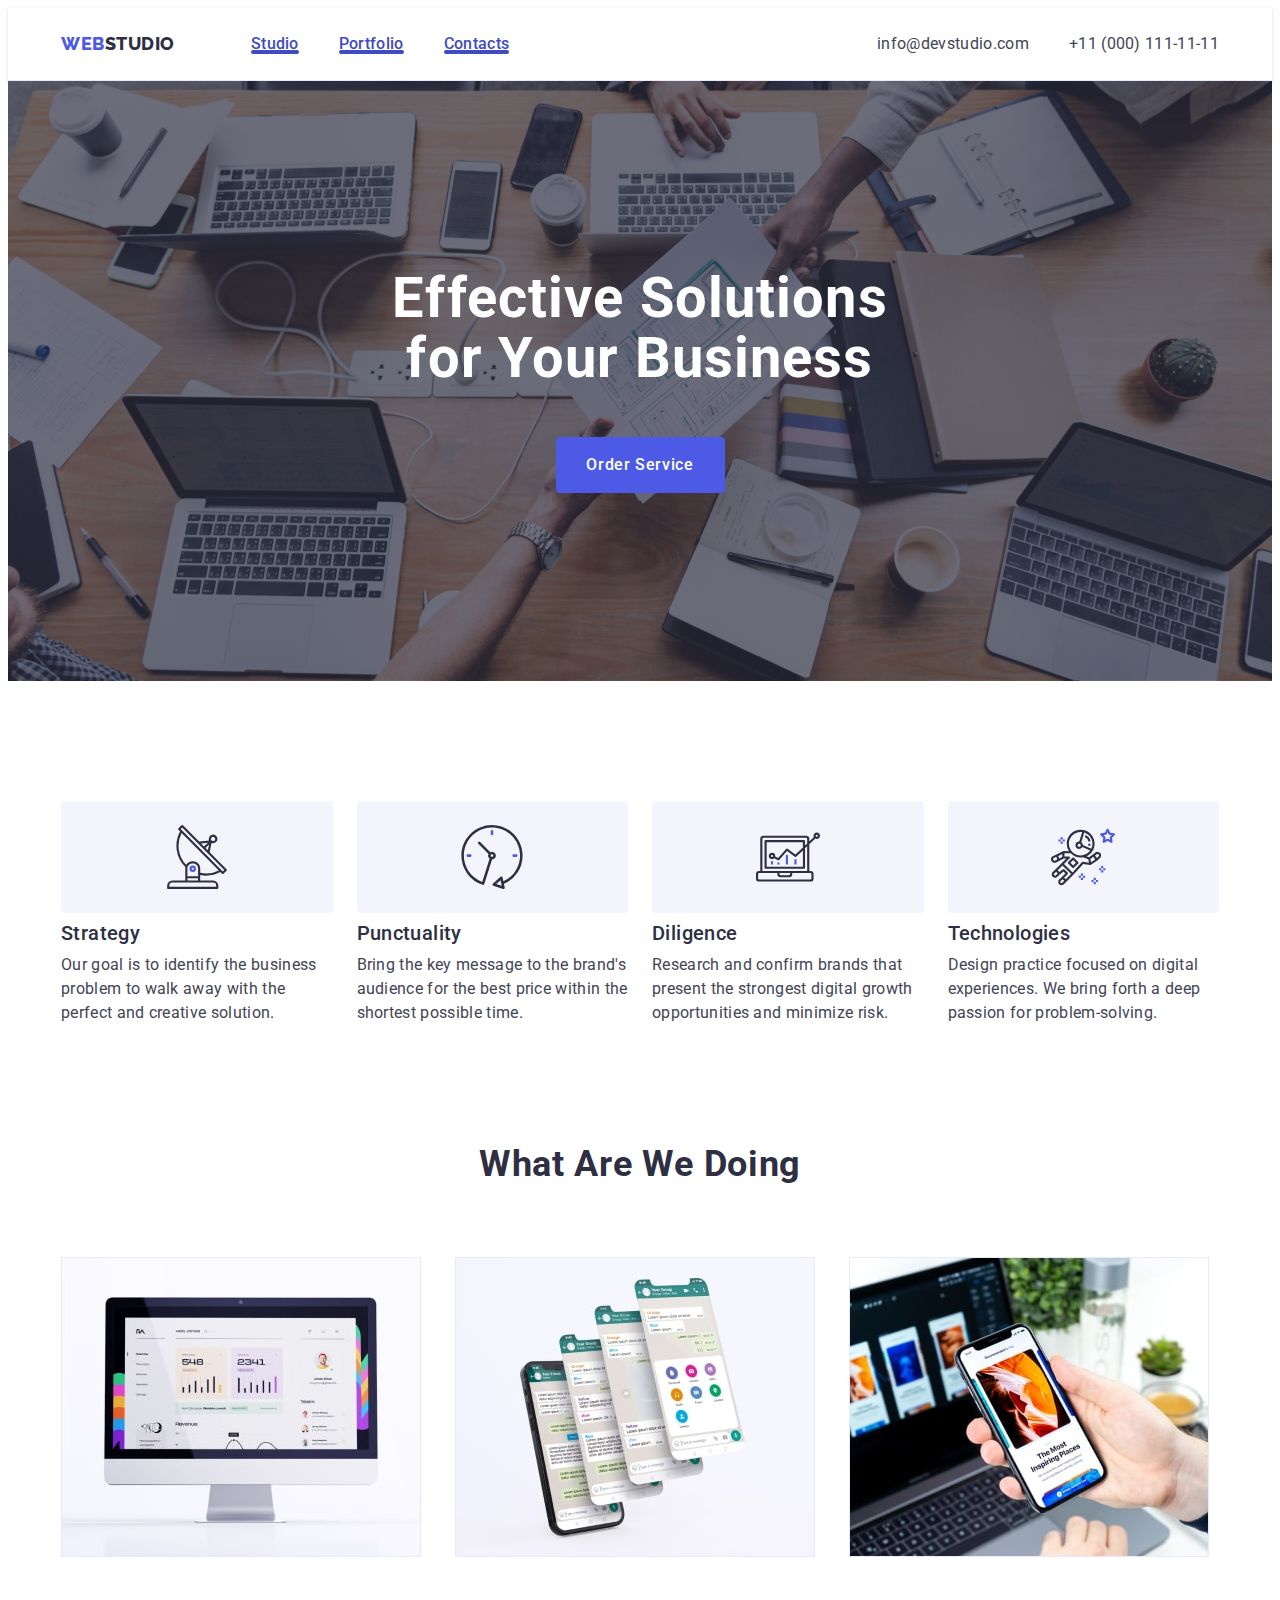
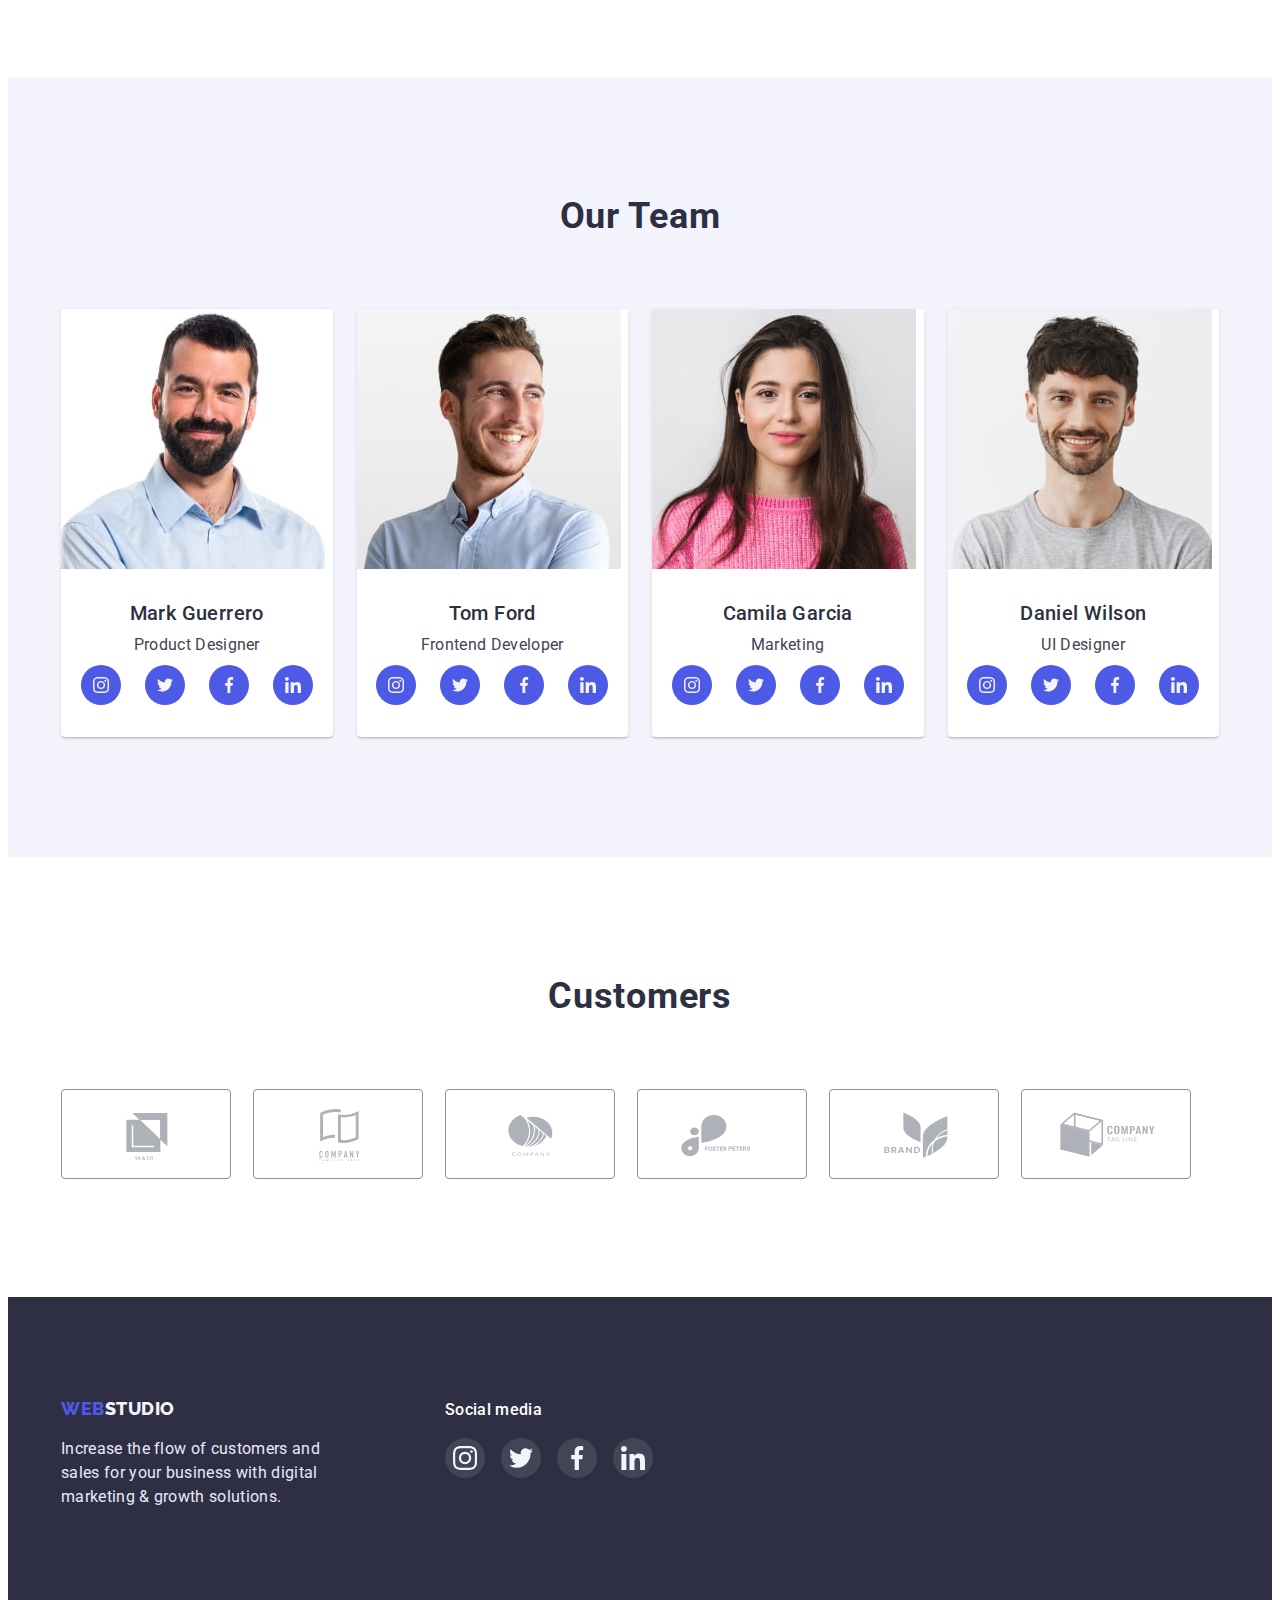
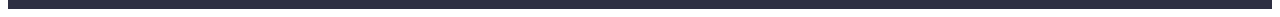
<file: index.html>
<!DOCTYPE html>
<html lang="en">
<head>
    <meta charset="UTF-8"/>
    <meta http-equiv="X-UA-Compatible" content="IE=edge"/>
    <meta name="viewport" content="width=device-width, initial-scale=1.0"/>
    <link href="https://fonts.googleapis.com" rel="preconnect"/>
    <link href="https://fonts.gstatic.com" rel="preconnect" crossorigin/>
    <link
            href="https://fonts.googleapis.com/css2?family=Raleway:wght@800&family=Roboto:wght@400;500;700&display=swap"
            rel="stylesheet"
    />
    <title>WebStudio</title>
    <link
            href="https://cdnjs.cloudflare.com/ajax/libs/modern-normalize/1.1.0/modern-normalize.min.css"
            rel="stylesheet"
            integrity="sha512-wpPYUAdjBVSE4KJnH1VR1HeZfpl1ub8YT/NKx4PuQ5NmX2tKuGu6U/JRp5y+Y8XG2tV+wKQpNHVUX03MfMFn9Q=="
            crossorigin="anonymous"
            referrerpolicy="no-referrer"
    />
    <link href="./css/styles.css" rel="stylesheet"/>
</head>
<body>
<header class="header">
    <div class="container header-container">
        <nav class="header-navigation">
            <a class="logo link header-logo" href
            >Web<span class="logo-dark">Studio</span>
            </a>
            <ul class="header-menu-list list">
                <li class="header-item">
                    <a class="header-menu-link link" href="./index.html"
                    >Studio</a
                    >
                </li>
                <li class="header-menu-item">
                    <a class="header-menu-link link" href="./portfolio.html"
                    >Portfolio</a
                    >
                </li>
                <li class="header-menu-item">
                    <a class="header-menu-link link" href>Contacts</a>
                </li>
            </ul>
        </nav>
        <address class="header-contacts">
            <ul class="header-contacts-list list">
                <li class="header-contacts-item">
                    <a class="header-contacts-link link" href>info@devstudio.com</a>
                </li>
                <li class="header-contacts-item">
                    <a class="header-contacts-link link" href>+11 (000) 111-11-11</a>
                </li>
            </ul>
        </address>
    </div>
</header>
<main>
    <section class="hero">
        <div class="container">
            <h1 class="hero-title">Effective Solutions for Your Business</h1>
            <button class="hero-btn" data-modal-open type="button">
                Order Service
            </button>
        </div>
    </section>
    <section class="features section">
        <div class="container">
            <h2 class="visually-hidden">Features</h2>
            <ul class="features-list list">
                <li class="features-item">
                    <div class="features-icon-wrap">
                        <svg class="features-icon" width="64" height="64">
                            <use href="./images/icons.svg#icon-antenna"></use>
                        </svg>
                    </div>
                    <h3 class="features-subtitle section-subtitle">Strategy</h3>
                    <p class="features-item-text section-text">
                        Our goal is to identify the business problem to walk away with
                        the perfect and creative solution.
                    </p>
                </li>
                <li class="features-item">
                    <div class="features-icon-wrap">
                        <svg class="features-icon" width="64" height="64">
                            <use href="./images/icons.svg#icon-clock"></use>
                        </svg>
                    </div>
                    <h3 class="features-subtitle section-subtitle">Punctuality</h3>
                    <p class="features-item-text section-text">
                        Bring the key message to the brand's audience for the best price
                        within the shortest possible time.
                    </p>
                </li>
                <li class="features-item">
                    <div class="features-icon-wrap">
                        <svg class="features-icon" width="64" height="64">
                            <use href="./images/icons.svg#icon-diagram"></use>
                        </svg>
                    </div>
                    <h3 class="features-subtitle section-subtitle">Diligence</h3>
                    <p class="features-item-text section-text">
                        Research and confirm brands that present the strongest digital
                        growth opportunities and minimize risk.
                    </p>
                </li>
                <li class="features-item">
                    <div class="features-icon-wrap">
                        <svg class="features-icon" width="64" height="64">
                            <use href="./images/icons.svg#icon-astronaut"></use>
                        </svg>
                    </div>
                    <h3 class="features-subtitle section-subtitle">Technologies</h3>
                    <p class="features-item-text section-text">
                        Design practice focused on digital experiences. We bring forth a
                        deep passion for problem-solving.
                    </p>
                </li>
            </ul>
        </div>
    </section>
    <section class="doing section">
        <div class="container">
            <h2 class="doing-title section-title">What are we doing</h2>
            <ul class="doing-list list">
                <li class="doing-item">
                    <img
                            src="./images/doing-img-1.jpeg"
                            alt="doing picture"
                            width="360"
                            height="300"
                    />
                </li>
                <li class="doing-item">
                    <img
                            src="./images/doing-img-2.jpeg"
                            alt="doing picture"
                            width="360"
                            height="300"
                    />
                </li>
                <li class="doing-item">
                    <img
                            src="./images/doing-img-3.jpeg"
                            alt="doing picture"
                            width="360"
                            height="300"
                    />
                </li>
            </ul>
        </div>
    </section>
    <section class="team section">
        <div class="container">
            <h2 class="team-title section-title">Our Team</h2>
            <ul class="team-list list">
                <li class="team-item">
                    <img
                            src="./images/team-img-1.jpeg"
                            alt="teammate photo"
                            width="264"
                            height="260"
                    />
                    <div class="team-item-wrap">
                        <h3 class="team-subtitle section-subtitle">Mark Guerrero</h3>
                        <p class="team-item-text section-text">Product Designer</p>
                        <ul class="team-social-list list">
                            <li class="team-social-item">
                                <a class="team-social-link link" href>
                                    <svg class="team-social-icon" width="16" height="16">
                                        <use href="./images/icons.svg#icon-instagram"></use>
                                    </svg>
                                </a>
                            </li>
                            <li class="team-social-item">
                                <a class="team-social-link link" href>
                                    <svg class="team-social-icon" width="16" height="16">
                                        <use href="./images/icons.svg#icon-twitter"></use>
                                    </svg>
                                </a>
                            </li>
                            <li class="team-social-item">
                                <a class="team-social-link link" href>
                                    <svg class="team-social-icon" width="16" height="16">
                                        <use href="./images/icons.svg#icon-facebook"></use>
                                    </svg>
                                </a>
                            </li>
                            <li class="team-social-item">
                                <a class="team-social-link link" href>
                                    <svg class="team-social-icon" width="16" height="16">
                                        <use href="./images/icons.svg#icon-linkedin"></use>
                                    </svg>
                                </a>
                            </li>
                        </ul>
                    </div>
                </li>
                <li class="team-item">
                    <img
                            src="./images/team-img-2.jpeg"
                            alt="teammate photo"
                            width="264"
                            height="260"
                    />
                    <div class="team-item-wrap">
                        <h3 class="team-subtitle section-subtitle">Tom Ford</h3>
                        <p class="team-item-text section-text">Frontend Developer</p>
                        <ul class="team-social-list list">
                            <li class="team-social-item">
                                <a class="team-social-link link" href>
                                    <svg class="team-social-icon" width="16" height="16">
                                        <use href="./images/icons.svg#icon-instagram"></use>
                                    </svg>
                                </a>
                            </li>
                            <li class="team-social-item">
                                <a class="team-social-link link" href>
                                    <svg class="team-social-icon" width="16" height="16">
                                        <use href="./images/icons.svg#icon-twitter"></use>
                                    </svg>
                                </a>
                            </li>
                            <li class="team-social-item">
                                <a class="team-social-link link" href>
                                    <svg class="team-social-icon" width="16" height="16">
                                        <use href="./images/icons.svg#icon-facebook"></use>
                                    </svg>
                                </a>
                            </li>
                            <li class="team-social-item">
                                <a class="team-social-link link" href>
                                    <svg class="team-social-icon" width="16" height="16">
                                        <use href="./images/icons.svg#icon-linkedin"></use>
                                    </svg>
                                </a>
                            </li>
                        </ul>
                    </div>
                </li>
                <li class="team-item">
                    <img
                            src="./images/team-img-3.jpeg"
                            alt="teammate photo"
                            width="264"
                            height="260"
                    />
                    <div class="team-item-wrap">
                        <h3 class="team-subtitle section-subtitle">Camila Garcia</h3>
                        <p class="team-item-text section-text">Marketing</p>
                        <ul class="team-social-list list">
                            <li class="team-social-item">
                                <a class="team-social-link link" href>
                                    <svg class="team-social-icon" width="16" height="16">
                                        <use href="./images/icons.svg#icon-instagram"></use>
                                    </svg>
                                </a>
                            </li>
                            <li class="team-social-item">
                                <a class="team-social-link link" href>
                                    <svg class="team-social-icon" width="16" height="16">
                                        <use href="./images/icons.svg#icon-twitter"></use>
                                    </svg>
                                </a>
                            </li>
                            <li class="team-social-item">
                                <a class="team-social-link link" href>
                                    <svg class="team-social-icon" width="16" height="16">
                                        <use href="./images/icons.svg#icon-facebook"></use>
                                    </svg>
                                </a>
                            </li>
                            <li class="team-social-item">
                                <a class="team-social-link link" href>
                                    <svg class="team-social-icon" width="16" height="16">
                                        <use href="./images/icons.svg#icon-linkedin"></use>
                                    </svg>
                                </a>
                            </li>
                        </ul>
                    </div>
                </li>
                <li class="team-item">
                    <img
                            src="./images/team-img-4.jpeg"
                            alt="teammate photo"
                            width="264"
                            height="260"
                    />
                    <div class="team-item-wrap">
                        <h3 class="team-subtitle section-subtitle">Daniel Wilson</h3>
                        <p class="team-item-text section-text">UI Designer</p>
                        <ul class="team-social-list list">
                            <li class="team-social-item">
                                <a class="team-social-link link" href>
                                    <svg class="team-social-icon" width="16" height="16">
                                        <use href="./images/icons.svg#icon-instagram"></use>
                                    </svg>
                                </a>
                            </li>
                            <li class="team-social-item">
                                <a class="team-social-link link" href>
                                    <svg class="team-social-icon" width="16" height="16">
                                        <use href="./images/icons.svg#icon-twitter"></use>
                                    </svg>
                                </a>
                            </li>
                            <li class="team-social-item">
                                <a class="team-social-link link" href>
                                    <svg class="team-social-icon" width="16" height="16">
                                        <use href="./images/icons.svg#icon-facebook"></use>
                                    </svg>
                                </a>
                            </li>
                            <li class="team-social-item">
                                <a class="team-social-link link" href>
                                    <svg class="team-social-icon" width="16" height="16">
                                        <use href="./images/icons.svg#icon-linkedin"></use>
                                    </svg>
                                </a>
                            </li>
                        </ul>
                    </div>
                </li>
            </ul>
        </div>
    </section>
    <section class="customers section">
        <div class="container">
            <h2 class="customers-title section-title">Customers</h2>
            <ul class="customers-list list">
                <li class="customers-item">
                    <a class="customers-link link" href>
                        <svg class="customers-icon" width="104" height="56">
                            <use href="./images/icons.svg#icon-logo-1"></use>
                        </svg>
                    </a>
                </li>
                <li class="customers-item">
                    <a class="customers-link link" href>
                        <svg class="customers-icon" width="104" height="56">
                            <use href="./images/icons.svg#icon-logo-2"></use>
                        </svg>
                    </a>
                </li>
                <li class="customers-item">
                    <a class="customers-link link" href>
                        <svg class="customers-icon" width="104" height="56">
                            <use href="./images/icons.svg#icon-logo-3"></use>
                        </svg>
                    </a>
                </li>
                <li class="customers-item">
                    <a class="customers-link link" href>
                        <svg class="customers-icon" width="104" height="56">
                            <use href="./images/icons.svg#icon-logo-4"></use>
                        </svg>
                    </a>
                </li>
                <li class="customers-item">
                    <a class="customers-link link" href>
                        <svg class="customers-icon" width="104" height="56">
                            <use href="./images/icons.svg#icon-logo-5"></use>
                        </svg>
                    </a>
                </li>
                <li class="customers-item">
                    <a class="customers-link link" href>
                        <svg class="customers-icon" width="104" height="56">
                            <use href="./images/icons.svg#icon-logo-6"></use>
                        </svg>
                    </a>
                </li>
            </ul>
        </div>
    </section>
</main>
<footer class="footer">
    <div class="container footer-container">
        <div class="footer-contacts">
            <a class="logo footer-logo link" href
            >Web<span class="logo-light">Studio</span>
            </a>
            <p class="footer-text">
                Increase the flow of customers and sales for your business with
                digital marketing & growth solutions.
            </p>
        </div>
        <div class="footer-soc">
            <p class="footer-soc-title">Social media</p>
            <ul class="footer-social-list list">
                <li class="footer-social-item">
                    <a class="footer-social-link link" href>
                        <svg class="footer-social-icon" width="24" height="24">
                            <use href="./images/icons.svg#icon-instagram"></use>
                        </svg>
                    </a>
                </li>
                <li class="footer-social-item">
                    <a class="footer-social-link link" href>
                        <svg class="footer-social-icon" width="24" height="24">
                            <use href="./images/icons.svg#icon-twitter"></use>
                        </svg>
                    </a>
                </li>
                <li class="footer-social-item">
                    <a class="footer-social-link link" href>
                        <svg class="footer-social-icon" width="24" height="24">
                            <use href="./images/icons.svg#icon-facebook"></use>
                        </svg>
                    </a>
                </li>
                <li class="footer-social-item">
                    <a class="footer-social-link link" href>
                        <svg class="footer-social-icon" width="24" height="24">
                            <use href="./images/icons.svg#icon-linkedin"></use>
                        </svg>
                    </a>
                </li>
            </ul>
        </div>
    </div>
</footer>
<div class="backdrop is-hidden" data-modal>
    <div class="modal">
        <button class="modal-close-btn" data-modal-close type="button">
            <svg class="modal-close-icon" width="8" height="8">
                <use href="./images/icons.svg#icon-close-black"></use>
            </svg>
        </button>
    </div>
</div>
<script src="./js/modal.js"></script>
</body>
</html>
</file>
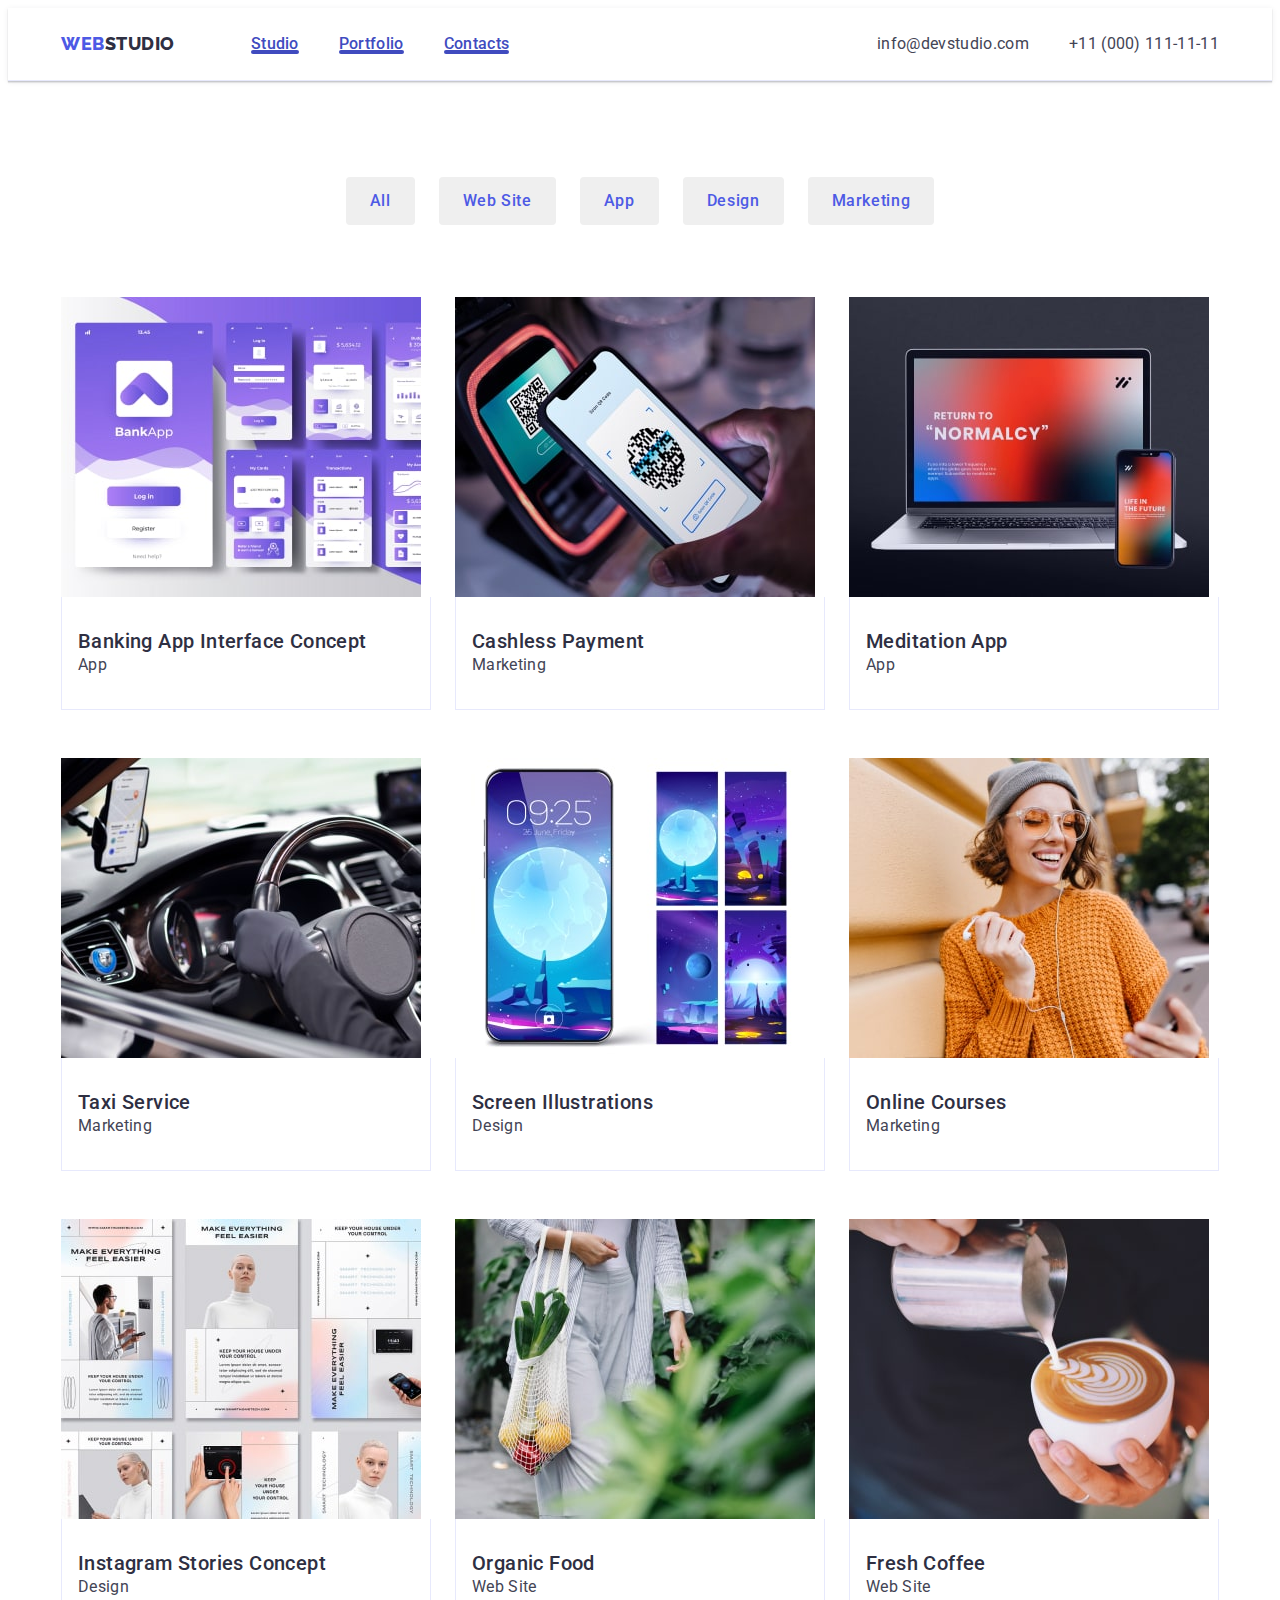
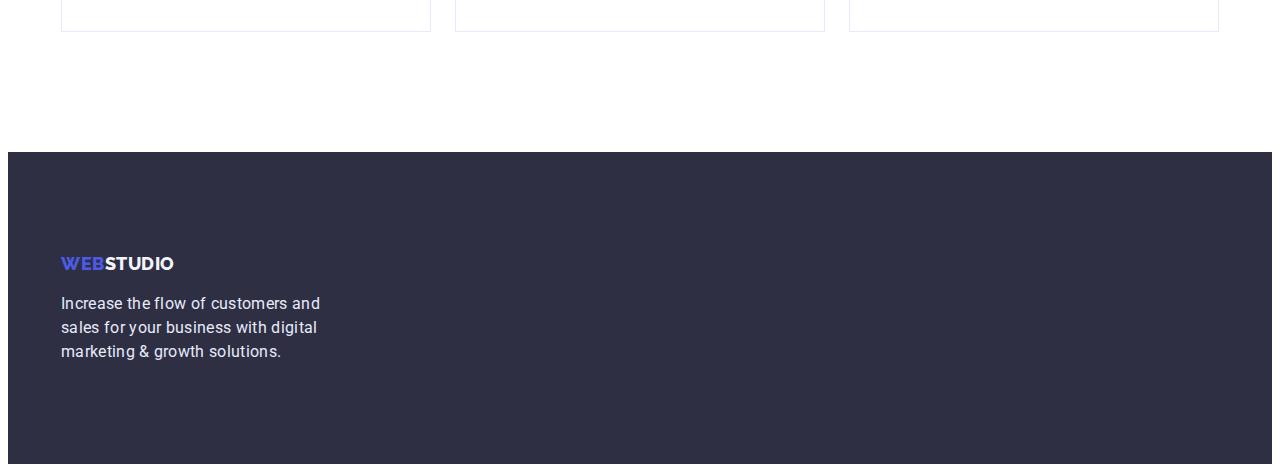
<file: portfolio.html>
<!DOCTYPE html>
<html lang="en">
<head>
    <meta charset="UTF-8"/>
    <meta http-equiv="X-UA-Compatible" content="IE=edge"/>
    <meta name="viewport" content="width=device-width, initial-scale=1.0"/>
    <link href="https://fonts.googleapis.com" rel="preconnect"/>
    <link href="https://fonts.gstatic.com" rel="preconnect" crossorigin/>
    <link
            href="https://fonts.googleapis.com/css2?family=Raleway:wght@800&family=Roboto:wght@400;500;700&display=swap"
            rel="stylesheet"
    />
    <title>WebStudio</title>
    <link
            href="https://cdnjs.cloudflare.com/ajax/libs/modern-normalize/1.1.0/modern-normalize.min.css"
            rel="stylesheet"
            integrity="sha512-wpPYUAdjBVSE4KJnH1VR1HeZfpl1ub8YT/NKx4PuQ5NmX2tKuGu6U/JRp5y+Y8XG2tV+wKQpNHVUX03MfMFn9Q=="
            crossorigin="anonymous"
            referrerpolicy="no-referrer"
    />
    <link href="./css/styles.css" rel="stylesheet"/>
</head>
<body>
<header class="header">
    <div class="container header-container">
        <nav class="header-navigation">
            <a class="logo link header-logo" href
            >Web<span class="logo-dark">Studio</span>
            </a>
            <ul class="header-menu-list list">
                <li class="header-item">
                    <a class="header-menu-link link" href="./index.html">Studio</a>
                </li>
                <li class="header-menu-item">
                    <a class="header-menu-link link" href="./portfolio.html"
                    >Portfolio</a
                    >
                </li>
                <li class="header-menu-item">
                    <a class="header-menu-link link" href>Contacts</a>
                </li>
            </ul>
        </nav>
        <address class="header-contacts">
            <ul class="header-contacts-list list">
                <li class="header-contacts-item">
                    <a class="header-contacts-link link" href>info@devstudio.com</a>
                </li>
                <li class="header-contacts-item">
                    <a class="header-contacts-link link" href>+11 (000) 111-11-11</a>
                </li>
            </ul>
        </address>
    </div>
</header>
<main>
    <section class="portfolio section">
        <div class="container">
            <h2 class="visually-hidden">Portfolio</h2>
            <ul class="portfolio-btn-list list">
                <li class="portfolio-btn-item">
                    <button class="portfolio-btn" type="button">All</button>
                </li>
                <li class="portfolio-btn-item">
                    <button class="portfolio-btn" type="button">Web Site</button>
                </li>
                <li class="portfolio-btn-item">
                    <button class="portfolio-btn" type="button">App</button>
                </li>
                <li class="portfolio-btn-item">
                    <button class="portfolio-btn" type="button">Design</button>
                </li>
                <li class="portfolio-btn-item">
                    <button class="portfolio-btn" type="button">Marketing</button>
                </li>
            </ul>
            <ul class="portfolio-card-list list">
                <li class="portfolio-card-item">
                    <a class="portfolio-card-link link" href>
                        <div class="portfolio-card-top-wrap">
                            <img
                                    src="./images/portfolio-img-1.jpeg"
                                    alt="portfolio picture"
                                    width="360"
                                    height="300"
                            />
                            <p class="portfolio-card-top-text">
                                14 Stylish and User-Friendly App Design Concepts · Task Manager App · Calorie Tracker
                                App · Exotic Fruit Ecommerce App · Cloud Storage App
                            </p>
                        </div>
                        <div class="portfolio-card-wrap">
                            <h3 class="portfolio-card-subtitle section-subtitle">
                                Banking App Interface Concept
                            </h3>
                            <p class="portfolio-card-text section-text">App</p>
                        </div>
                    </a>
                </li>
                <li class="portfolio-card-item">
                    <a class="portfolio-card-link link" href>
                        <div class="portfolio-card-top-wrap">
                            <img
                                    src="./images/portfolio-img-2.jpeg"
                                    alt="portfolio picture"
                                    width="360"
                                    height="300"
                            />
                            <p class="portfolio-card-top-text">
                                14 Stylish and User-Friendly App Design Concepts · Task Manager App · Calorie Tracker
                                App · Exotic Fruit Ecommerce App · Cloud Storage App
                            </p>
                        </div>
                        <div class="portfolio-card-wrap">
                            <h3 class="portfolio-card-subtitle section-subtitle">
                                Cashless Payment
                            </h3>
                            <p class="portfolio-card-text section-text">Marketing</p>
                        </div>
                    </a>
                </li>
                <li class="portfolio-card-item">
                    <a class="portfolio-card-link link" href>
                        <div class="portfolio-card-top-wrap">
                            <img
                                    src="./images/portfolio-img-3.jpeg"
                                    alt="portfolio picture"
                                    width="360"
                                    height="300"
                            />
                            <p class="portfolio-card-top-text">
                                14 Stylish and User-Friendly App Design Concepts · Task Manager App · Calorie Tracker
                                App · Exotic Fruit Ecommerce App · Cloud Storage App
                            </p>
                        </div>
                        <div class="portfolio-card-wrap">
                            <h3 class="portfolio-card-subtitle section-subtitle">
                                Meditation App
                            </h3>
                            <p class="portfolio-card-text section-text">App</p>
                        </div>
                    </a>
                </li>
                <li class="portfolio-card-item">
                    <a class="portfolio-card-link link" href>
                        <div class="portfolio-card-top-wrap">
                            <img
                                    src="./images/portfolio-img-4.jpeg"
                                    alt="portfolio picture"
                                    width="360"
                                    height="300"
                            />
                            <p class="portfolio-card-top-text">
                                14 Stylish and User-Friendly App Design Concepts · Task Manager App · Calorie Tracker
                                App · Exotic Fruit Ecommerce App · Cloud Storage App
                            </p>
                        </div>
                        <div class="portfolio-card-wrap">
                            <h3 class="portfolio-card-subtitle section-subtitle">
                                Taxi Service
                            </h3>
                            <p class="portfolio-card-text section-text">Marketing</p>
                        </div>
                    </a>
                </li>
                <li class="portfolio-card-item">
                    <a class="portfolio-card-link link" href>
                        <div class="portfolio-card-top-wrap">
                            <img
                                    src="./images/portfolio-img-5.jpeg"
                                    alt="portfolio picture"
                                    width="360"
                                    height="300"
                            />
                            <p class="portfolio-card-top-text">
                                14 Stylish and User-Friendly App Design Concepts · Task Manager App · Calorie Tracker
                                App · Exotic Fruit Ecommerce App · Cloud Storage App
                            </p>
                        </div>
                        <div class="portfolio-card-wrap">
                            <h3 class="portfolio-card-subtitle section-subtitle">
                                Screen Illustrations
                            </h3>
                            <p class="portfolio-card-text section-text">Design</p>
                        </div>
                    </a>
                </li>
                <li class="portfolio-card-item">
                    <a class="portfolio-card-link link" href>
                        <div class="portfolio-card-top-wrap">
                            <img
                                    src="./images/portfolio-img-6.jpeg"
                                    alt="portfolio picture"
                                    width="360"
                                    height="300"
                            />
                            <p class="portfolio-card-top-text">
                                14 Stylish and User-Friendly App Design Concepts · Task Manager App · Calorie Tracker
                                App · Exotic Fruit Ecommerce App · Cloud Storage App
                            </p>
                        </div>
                        <div class="portfolio-card-wrap">
                            <h3 class="portfolio-card-subtitle section-subtitle">
                                Online Courses
                            </h3>
                            <p class="portfolio-card-text section-text">Marketing</p>
                        </div>
                    </a>
                </li>
                <li class="portfolio-card-item">
                    <a class="portfolio-card-link link" href>
                        <div class="portfolio-card-top-wrap">
                            <img
                                    src="./images/portfolio-img-7.jpeg"
                                    alt="portfolio picture"
                                    width="360"
                                    height="300"
                            />
                            <p class="portfolio-card-top-text">
                                14 Stylish and User-Friendly App Design Concepts · Task Manager App · Calorie Tracker
                                App · Exotic Fruit Ecommerce App · Cloud Storage App
                            </p>
                        </div>
                        <div class="portfolio-card-wrap">
                            <h3 class="portfolio-card-subtitle section-subtitle">
                                Instagram Stories Concept
                            </h3>
                            <p class="portfolio-card-text section-text">Design</p>
                        </div>
                    </a>
                </li>
                <li class="portfolio-card-item">
                    <a class="portfolio-card-link link" href>
                        <div class="portfolio-card-top-wrap">
                            <img
                                    src="./images/portfolio-img-8.jpeg"
                                    alt="portfolio picture"
                                    width="360"
                                    height="300"
                            />
                            <p class="portfolio-card-top-text">
                                14 Stylish and User-Friendly App Design Concepts · Task Manager App · Calorie Tracker
                                App · Exotic Fruit Ecommerce App · Cloud Storage App
                            </p>
                        </div>
                        <div class="portfolio-card-wrap">
                            <h3 class="portfolio-card-subtitle section-subtitle">
                                Organic Food
                            </h3>
                            <p class="portfolio-card-text section-text">Web Site</p>
                        </div>
                    </a>
                </li>
                <li class="portfolio-card-item">
                    <a class="portfolio-card-link link" href>
                        <div class="portfolio-card-top-wrap">
                            <img
                                    src="./images/portfolio-img-9.jpeg"
                                    alt="portfolio picture"
                                    width="360"
                                    height="300"
                            />
                            <p class="portfolio-card-top-text">
                                14 Stylish and User-Friendly App Design Concepts · Task Manager App · Calorie Tracker
                                App · Exotic Fruit Ecommerce App · Cloud Storage App
                            </p>
                        </div>
                        <div class="portfolio-card-wrap">
                            <h3 class="portfolio-card-subtitle section-subtitle">
                                Fresh Coffee
                            </h3>
                            <p class="portfolio-card-text section-text">Web Site</p>
                        </div>
                    </a>
                </li>
            </ul>
        </div>
    </section>
</main>
<footer class="footer">
    <div class="container">
        <a class="logo footer-logo link" href
        >Web<span class="logo-light">Studio</span>
        </a>
        <p class="footer-text">
            Increase the flow of customers and sales for your business with
            digital marketing & growth solutions.
        </p>
    </div>
</footer>
</body>
</html>
</file>
<file: css/styles.css>
:root {
    --accent-color: #4d5ae5;
    --subtitle-color: #2e2f42;
    --main-title-color: #2e2f42;
    --main-text-color: #434455;
}

h1,
h2,
h3,
h4,
h5,
h6,
p {
    margin: 0;
}

ul {
    margin: 0;
    padding-left: 0;
}

img {
    display: block;
}

body {
    font-family: 'Roboto', sans-serif;
    color: var(--main-text-color);
}

.list {
    list-style: none;
}

.link {
    text-decoration: none;
}

.visually-hidden {
    position: absolute;
    width: 1px;
    height: 1px;
    margin: -1px;
    border: 0;
    padding: 0;

    white-space: nowrap;
    clip-path: inset(100%);
    clip: rect(0 0 0 0);
    overflow: hidden;
}

/* ---------COMPONENTS -----------*/

.container {
    width: 1158px;
    padding-left: 15px;
    padding-right: 15px;
    margin: 0 auto;
}

.section-subtitle {
    font-weight: 500;
    font-size: 20px;
    line-height: 1.2;
    letter-spacing: 0.02em;
    color: var(--subtitle-color);
}

.section-text {
    font-size: 16px;
    line-height: 1.5;
    letter-spacing: 0.02em;
    color: var(--main-text-color);
}

.section-title {
    font-size: 36px;
    line-height: 1.11;
    text-align: center;
    letter-spacing: 0.02em;
    text-transform: capitalize;
    color: var(--main-title-color);
}

.logo {
    font-family: 'Raleway', sans-serif;
    font-weight: 800;
    font-size: 18px;
    line-height: 1.33;
    letter-spacing: 0.03em;
    text-transform: uppercase;
    color: var(--accent-color);
}

.section {
    padding-top: 120px;
    padding-bottom: 120px;
}

/* -----------HEADER -------------*/

.header {
    padding-top: 24px;
    padding-bottom: 24px;
    border-bottom: 1px solid #e7e9fc;
    box-shadow: 0px 2px 1px rgba(46, 47, 66, 0.08),
    0px 1px 1px rgba(46, 47, 66, 0.16), 0px 1px 6px rgba(46, 47, 66, 0.08);
}

.header-container {
    display: flex;
    align-items: center;
}

.header-logo {
    margin-right: 76px;
}

.logo-dark {
    color: #2e2f42;
}

.header-navigation {
    display: flex;
    align-items: center;
    margin-right: auto;
}

.header-menu-list {
    display: flex;
    gap: 40px;
}

.header-menu-link {
    font-weight: 500;
    font-size: 16px;
    line-height: 1.5;
    letter-spacing: 0.02em;
    color: #404bbf;
    position: relative;
    transition: color 250ms cubic-bezier(0.4, 0, 0.2, 1);
}

.header-menu-link:hover,
.header-menu-link:focus {
    color: #404bbf;
}

.header-menu-link:first-child::after {
    content: '';
    position: absolute;
    left: 0;
    bottom: -1px;
    width: 100%;
    height: 4px;
    background-color: #404bbf;
    border-radius: 2px;
}

.header-contacts {
    font-style: normal;
}

.header-contacts-list {
    display: flex;
    gap: 40px;
}

.header-contacts-link {
    font-size: 16px;
    line-height: 1.5;
    letter-spacing: 0.02em;
    color: #434455;
    /*transition: color 250ms cubic-bezier(0.4, 0, 0.2, 1);*/
    transition-property: color;
    transition-duration: 250ms;
    transition-timing-function: cubic-bezier(0.4, 0, 0.2, 1);
}

.header-contacts-link:hover,
.header-contacts-link:focus {
    color: #404bbf;
}

/* -----------HERO -------------*/

.hero {
    max-width: 1440px;
    margin: 0 auto;
    background-color: #2e2f42;
    background-image: linear-gradient(
            rgba(46, 47, 66, 0.7),
            rgba(46, 47, 66, 0.7)
    ),
    url(../images/hero-bg.jpeg);
    background-repeat: no-repeat;
    background-position: center;
    background-size: cover;
    padding-top: 188px;
    padding-bottom: 188px;
}

.hero-title {
    font-weight: 700;
    font-size: 56px;
    line-height: 1.07;
    text-align: center;
    letter-spacing: 0.02em;
    color: #ffffff;
    max-width: 496px;
    margin: 0 auto 48px;
}

.hero-btn {
    display: block;
    min-width: 169px;
    height: 56px;
    font-family: inherit;
    font-weight: 500;
    font-size: 16px;
    line-height: 1.5;
    letter-spacing: 0.04em;
    color: #ffffff;
    border: none;
    background-color: var(--accent-color);
    border-radius: 4px;
    cursor: pointer;
    margin: 0 auto;
    transition: background-color 250ms cubic-bezier(0.4, 0, 0.2, 1);
}

.hero-btn:hover,
.hero-btn:focus {
    background-color: #404bbf;
}

/* -----------FEATURES -------------*/

.features-list {
    display: flex;
    gap: 24px;
}

.features-item {
    width: calc((100% - 72px) / 4);
}

.features-icon-wrap {
    height: 112px;
    background-color: #f4f4fd;
    display: flex;
    align-items: center;
    justify-content: center;
    margin-bottom: 8px;
    border-radius: 4px;
}

.features-subtitle {
    margin-bottom: 8px;
}

/* -----------DOING -------------*/

.doing {
    padding-top: 0;
}

.doing-title {
    margin-bottom: 72px;
}

.doing-list {
    display: flex;
    gap: 24px;
}

.doing-item {
    width: calc((100% - 48px) / 3);
}

/* -----------TEAM -------------*/

.team {
    background-color: #f4f4fd;
}

.team-title {
    margin-bottom: 72px;
}

.team-list {
    display: flex;
    gap: 24px;
}

.team-item {
    width: calc((100% - 72px) / 4);
    background-color: #ffffff;
    box-shadow: 0px 1px 6px rgba(46, 47, 66, 0.08),
    0px 1px 1px rgba(46, 47, 66, 0.16), 0px 2px 1px rgba(46, 47, 66, 0.08);
    border-radius: 0px 0px 4px 4px;
}

.team-item-wrap {
    padding: 32px 16px;
}

.team-subtitle {
    text-align: center;
    margin-bottom: 8px;
}

.team-item-text {
    text-align: center;
    margin-bottom: 8px;
}

.team-social-list {
    display: flex;
    justify-content: center;
    gap: 24px;
}

.team-social-item {
    width: 40px;
    height: 40px;
}

.team-social-link {
    width: 100%;
    height: 100%;
    background-color: var(--accent-color);
    border-radius: 50%;
    display: flex;
    align-items: center;
    justify-content: center;
    transition: background-color 250ms cubic-bezier(0.4, 0, 0.2, 1);
}

.team-social-link:hover,
.team-social-link:focus {
    background-color: #404bbf;
}

.team-social-icon {
    fill: #f4f4fd;
}

/* -----------CUSTOMERS -------------*/

.customers-title {
    margin-bottom: 72px;
}

.customers-list {
    display: flex;
    gap: 24px;
}

.customers-item {
    width: calc((100% - 150px) / 6);
    height: 88px;
}

.customers-link {
    width: 100%;
    height: 100%;
    border: 1px solid #8e8f99;
    border-radius: 4px;
    display: flex;
    align-items: center;
    justify-content: center;
    color: #afb1b8;
    transition: border-color 250ms cubic-bezier(0.4, 0, 0.2, 1),
    color 250ms cubic-bezier(0.4, 0, 0.2, 1);
}

.customers-icon {
    fill: currentColor;
}

.customers-link:hover,
.customers-link:focus {
    border-color: #404bbf;
    color: #404bbf;
}

/* -----------PORTFOLIO -------------*/

.portfolio {
    padding-top: 96px;
}

.portfolio-btn-list {
    display: flex;
    justify-content: center;
    gap: 24px;
    margin-bottom: 72px;
}

.portfolio-btn {
    font-family: inherit;
    font-weight: 500;
    font-size: 16px;
    line-height: 1.5;
    letter-spacing: 0.04em;
    color: var(--accent-color);
    cursor: pointer;
    padding: 12px 24px;
    border: none;
    border-radius: 4px;
    transition: color 250ms cubic-bezier(0.4, 0, 0.2, 1),
    background-color 250ms cubic-bezier(0.4, 0, 0.2, 1),
    border-color 250ms cubic-bezier(0.4, 0, 0.2, 1),
    box-shadow 250ms cubic-bezier(0.4, 0, 0.2, 1);
}

.portfolio-btn:hover,
.portfolio-btn:focus {
    background-color: #404bbf;
    box-shadow: 0px 3px 1px rgba(0, 0, 0, 0.1), 0px 2px 1px rgba(0, 0, 0, 0.08),
    0px 2px 2px rgba(0, 0, 0, 0.12);
    color: #ffffff;
}

.portfolio-card-list {
    display: flex;
    flex-wrap: wrap;
    column-gap: 24px;
    row-gap: 48px;
}

.portfolio-card-item {
    width: calc((100% - 48px) / 3);
}

.portfolio-card-link {
    display: block;
    transition: box-shadow 250ms cubic-bezier(0.4, 0, 0.2, 1);
}

.portfolio-card-link:hover,
.portfolio-card-link:focus {
    box-shadow: 0px 1px 6px rgba(46, 47, 66, 0.08),
    0px 1px 1px rgba(46, 47, 66, 0.16), 0px 2px 1px rgba(46, 47, 66, 0.08);
}

.portfolio-card-link:hover .portfolio-card-top-text,
.portfolio-card-link:focus .portfolio-card-top-text {
    transform: translateY(0%);
}

.portfolio-card-top-wrap {
    position: relative;
    overflow: hidden;
}

.portfolio-card-top-text {
    position: absolute;
    top: 0;
    font-size: 16px;
    line-height: 1.5;
    letter-spacing: 0.02em;
    color: #f4f4fd;
    padding: 40px 32px;
    background-color: #4d5ae5;
    height: 100%;
    transform: translateY(100%);
    transition: transform 250ms cubic-bezier(0.4, 0, 0.2, 1);
}

.portfolio-card-wrap {
    padding: 32px 16px;
    border: 1px solid #e7e9fc;
    border-top: none;
}

/* -----------FOOTER -------------*/

.footer {
    background-color: #2e2f42;
    padding-top: 100px;
    padding-bottom: 100px;
}

.footer-container {
    display: flex;
    align-items: baseline;
    gap: 120px;
}

.footer-logo {
    display: block;
    margin-bottom: 16px;
}

.logo-light {
    color: #f4f4fd;
}

.footer-text {
    font-size: 16px;
    line-height: 1.5;
    letter-spacing: 0.02em;
    color: #e7e9fc;
    max-width: 264px;
}

.footer-soc-title {
    font-weight: 500;
    font-size: 16px;
    line-height: 1.5;
    letter-spacing: 0.02em;
    color: #ffffff;
    margin-bottom: 16px;
}

.footer-social-list {
    display: flex;
    gap: 16px;
}

.footer-social-item {
    width: 40px;
    height: 40px;
}

.footer-social-link {
    width: 100%;
    height: 100%;
    background-color: rgba(255, 255, 255, 0.1);
    border-radius: 50%;
    display: flex;
    align-items: center;
    justify-content: center;
    transition: background-color 250ms cubic-bezier(0.4, 0, 0.2, 1);
}

.footer-social-link:hover,
.footer-social-link:focus {
    background-color: #31d0aa;
}

.footer-social-icon {
    fill: #f4f4fd;
}

/* -----------MODAL -------------*/

.backdrop {
    position: fixed;
    top: 0;
    left: 0;
    width: 100vw;
    height: 100vh;
    background-color: rgba(46, 47, 66, 0.4);
    transition: opacity 250ms cubic-bezier(0.4, 0, 0.2, 1),
    visibility 250ms cubic-bezier(0.4, 0, 0.2, 1);
    padding: 72px 24px 24px 24px;
}

.is-hidden {
    opacity: 0;
    visibility: hidden;
    pointer-events: none;
}

.modal {
    position: absolute;
    top: 50%;
    left: 50%;
    transform: translate(-50%, -50%) scale(1);
    width: 408px;
    min-height: 584px;
    background: #fcfcfc;
    box-shadow: 0px 1px 1px rgba(0, 0, 0, 0.14), 0px 1px 3px rgba(0, 0, 0, 0.12),
    0px 2px 1px rgba(0, 0, 0, 0.2);
    border-radius: 4px;
    padding: 24px;
    transition: transform 250ms cubic-bezier(0.4, 0, 0.2, 1);
}

.backdrop.is-hidden .modal {
    transform: translate(-50%, -50%) scaleY(0);
}

.modal-close-btn {
    position: absolute;
    top: 24px;
    right: 24px;
    width: 24px;
    height: 24px;
    border-radius: 50%;
    display: flex;
    align-items: center;
    justify-content: center;
    background-color: #e7e9fc;
    border: 1px solid rgba(0, 0, 0, 0.1);
    margin-left: auto;
    padding: 0;
    cursor: pointer;
    transition: background-color 250ms cubic-bezier(0.4, 0, 0.2, 1), border 250ms cubic-bezier(0.4, 0, 0.2, 1);
}

.modal-close-icon {
    transition: fill 250ms cubic-bezier(0.4, 0, 0.2, 1);
}

.modal-close-btn:hover,
.modal-close-btn:focus {
    background-color: #404bbf;
    border: none;
}

.modal-close-btn:hover .modal-close-icon,
.modal-close-btn:focus .modal-close-icon {
    fill: #ffffff;
}
</file>
